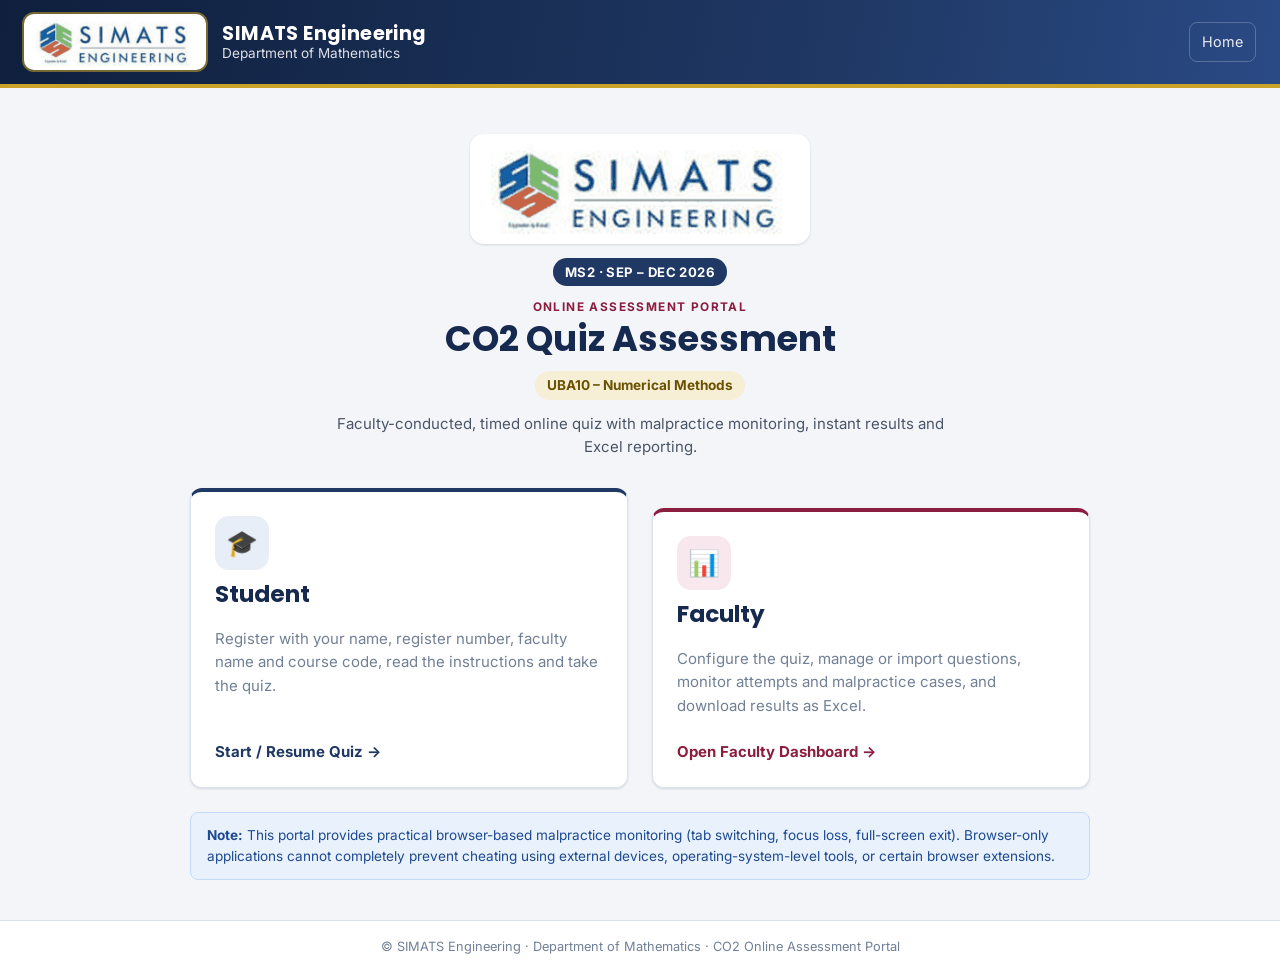
<file: index.html>
<!DOCTYPE html>
<html lang="en">

<head>
  <meta charset="UTF-8">
  <meta name="viewport" content="width=device-width, initial-scale=1">
  <title>Home · CO2 Quiz Portal · SIMATS Engineering</title>
  <link rel="preconnect" href="https://fonts.googleapis.com">
  <link rel="stylesheet"
    href="https://fonts.googleapis.com/css2?family=Inter:wght@400;500;600;700;800&family=Poppins:wght@600;700;800&display=swap">
  <link rel="stylesheet" href="css/style.css">
</head>

<body>
  <header class="portal-header">
    <div class="inner">
      <div class="brand-logo">
        <img class="inst-logo" src="img/simats-logo.png" alt="SIMATS Engineering"
          onload="this.parentNode.classList.add('has-logo')" onerror="this.remove()">
        <div class="emblem" aria-hidden="true">
          <svg viewBox="0 0 32 32">
            <path fill="#1f3864" d="M16 4 1 11l15 7 12-5.6V20h2v-8.6L31 11z" />
            <path fill="#8b1e3f" d="M7 15.2V21c0 2.5 4 4.5 9 4.5s9-2 9-4.5v-5.8l-9 4.2z" />
            <circle cx="29" cy="22" r="1.6" fill="#c9a227" />
          </svg>
        </div>
      </div>
      <div class="brand-text">
        <div class="inst" data-config="institution">SIMATS Engineering</div>
        <div class="dept" data-config="department">Department of Mathematics</div>
      </div>
      <div class="spacer"></div>
      <a class="header-link" href="index.html">Home</a>
    </div>
  </header>
  <main class="page">
    <section class="hero">
      <img class="hero-logo" src="img/simats-logo.png" alt="SIMATS Engineering">
      <div class="session-chip" data-config="sessionLabel">MS2 · SEP - DEC 2026</div>
      <div class="eyebrow" style="margin-top:12px">Online Assessment Portal</div>
      <h1 data-config="quizTitle">CO2 Quiz Assessment</h1>
      <div class="course-chip" data-config="courseName">UBA10 - Numerical Methods</div>
      <p>Faculty-conducted, timed online quiz with malpractice monitoring, instant results and Excel reporting.</p>
    </section>
    <div class="entry-grid">
      <a class="card entry-card" href="student.html">
        <div class="entry-icon">🎓</div>
        <h2>Student</h2>
        <p class="muted">Register with your name, register number, faculty name and course code, read the instructions
          and take the quiz.</p>
        <span class="go">Start / Resume Quiz →</span>
      </a>
      <a class="card entry-card faculty" href="faculty.html">
        <div class="entry-icon">📊</div>
        <h2>Faculty</h2>
        <p class="muted">Configure the quiz, manage or import questions, monitor attempts and malpractice cases, and
          download results as Excel.</p>
        <span class="go">Open Faculty Dashboard →</span>
      </a>
    </div>
    <div class="notice alert alert-info small">
      <b>Note:</b> This portal provides practical browser-based malpractice monitoring (tab switching, focus loss,
      full-screen exit). Browser-only applications cannot completely prevent cheating using external devices,
      operating-system-level tools, or certain browser extensions.
    </div>
  </main>
  <footer class="portal-footer">
    © SIMATS Engineering · Department of Mathematics · CO2 Online Assessment Portal
  </footer>
  <script src="js/site-config.js"></script>
  <script src="js/app.js"></script>
  <script src="js/questions.js"></script>
  <script>CO2.data.getConfig().then(CO2.ui.applyBranding);</script>
  <script>
    /* Shown only if the page was opened without its js/css folders (e.g. straight from a zip or WhatsApp) */
    if (!window.CO2) document.body.innerHTML = '<div style="font-family:Arial,sans-serif;max-width:640px;margin:60px auto;padding:24px 28px;border:2px solid #c0392b;border-radius:12px;line-height:1.6"><h2 style="color:#c0392b;margin-top:0">Quiz files not found</h2><p>This page was opened <b>without its supporting files</b>, so the quiz cannot start.</p><ol><li>If you received a <b>zip file</b>: right-click it → <b>Extract All</b>, then open <b>index.html</b> from the extracted <b>quiz-app</b> folder (do not open it from inside the zip).</li><li>If you received a <b>link</b>: open the link in Google Chrome instead of a downloaded file.</li></ol></div>';
  </script>
</body>

</html>
</file>
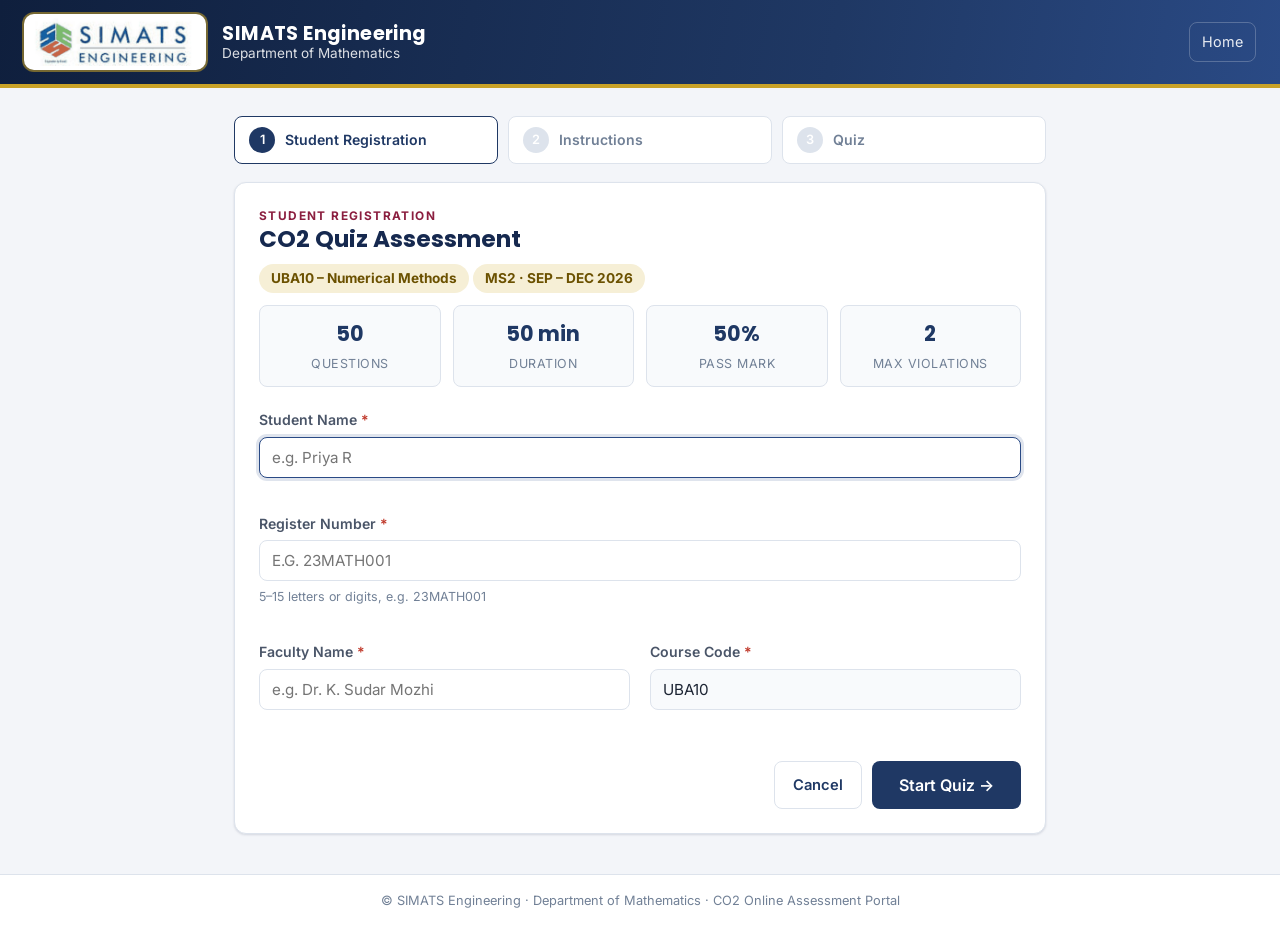
<file: quiz.html>
<!DOCTYPE html>
<html lang="en">
<head>
  <meta charset="UTF-8">
  <meta name="viewport" content="width=device-width, initial-scale=1">
  <title>Quiz · CO2 Quiz Portal · SIMATS Engineering</title>
  <link rel="preconnect" href="https://fonts.googleapis.com">
  <link rel="stylesheet" href="https://fonts.googleapis.com/css2?family=Inter:wght@400;500;600;700;800&family=Poppins:wght@600;700;800&display=swap">
  <link rel="stylesheet" href="css/style.css">
</head>
<body>
  <header class="portal-header">
    <div class="inner">
      <div class="brand-logo">
        <img class="inst-logo" src="img/simats-logo.png" alt="SIMATS Engineering" onload="this.parentNode.classList.add('has-logo')" onerror="this.remove()">
        <div class="emblem" aria-hidden="true">
        <svg viewBox="0 0 32 32"><path fill="#1f3864" d="M16 4 1 11l15 7 12-5.6V20h2v-8.6L31 11z"/><path fill="#8b1e3f" d="M7 15.2V21c0 2.5 4 4.5 9 4.5s9-2 9-4.5v-5.8l-9 4.2z"/><circle cx="29" cy="22" r="1.6" fill="#c9a227"/></svg></div>
      </div>
      <div class="brand-text">
        <div class="inst" data-config="institution">SIMATS Engineering</div>
        <div class="dept" data-config="department">Department of Mathematics</div>
      </div>
      <div class="spacer"></div>
      <span class="small" style="opacity:.85">Secure Assessment Mode</span>
    </div>
  </header>
  <div id="storageError" class="storage-error" hidden></div>
  <section class="exam-bar">
    <div class="inner">
      <div>
        <h1 class="exam-title"><span id="examTitle">CO2 QUIZ ASSESSMENT</span> <small class="exam-course" data-config="courseName">UBA10 – Numerical Methods</small> <small class="exam-course" data-config="sessionLabel">MS2 · SEP – DEC 2026</small></h1>
        <div class="exam-info">
          <span>Student Name: <b id="infoName">–</b></span>
          <span>Register Number: <b id="infoReg">–</b></span>
          <span>Faculty: <b id="infoFaculty">–</b></span>
          <span>Course Code: <b id="infoCourse">–</b></span>
        </div>
      </div>
      <div id="violationPill" class="violation-pill" title="Leaving the quiz screen is recorded as a violation">
        Malpractice Violations: <span id="violationCount">0 / 2</span>
      </div>
      <div id="timerBox" class="timer-box" role="timer" aria-live="off">
        <div class="lbl">Time Remaining</div>
        <div class="t" id="timer">30:00</div>
      </div>
    </div>
    <div class="progress-wrap">
      <div class="progress" aria-hidden="true"><div id="progressBar" class="progress-bar"></div></div>
      <span id="progressText">0 answered</span>
    </div>
  </section>

  <main class="page" id="quizApp">
    <div class="exam-wrap">
      <div id="examLayout" class="exam-layout">
        <article class="card question-card">
          <div id="questionCard"><p class="muted">Loading questions…</p></div>
          <div class="q-actions">
            <button type="button" id="btnClear" class="btn btn-secondary">Clear Response</button>
            <div class="grp">
              <button type="button" id="btnPrev" class="btn btn-secondary">← Previous</button>
              <button type="button" id="btnNext" class="btn btn-primary">Next →</button>
              <button type="button" id="btnSubmit2" class="btn btn-success" hidden>Submit Quiz</button>
            </div>
          </div>
          <div id="navHint" class="nav-hint" hidden>Backward navigation is disabled for this quiz.</div>
        </article>
        <aside class="card side-panel">
          <h4>Question Navigation</h4>
          <div id="palette" class="palette"></div>
          <div class="legend">
            <div><i class="lg-ans"></i>Answered <b id="cntAnswered">0</b></div>
            <div><i class="lg-not"></i>Not answered <b id="cntNotAnswered">0</b></div>
            <div><i class="lg-nv"></i>Not visited <b id="cntNotVisited">0</b></div>
          </div>
          <button type="button" id="btnSubmit" class="btn btn-success btn-lg">Submit Quiz</button>
          <p class="small muted mt-2">Keyboard: A–D to choose, ← → to move.</p>
        </aside>
      </div>
      <div id="gate" class="gate" hidden></div>
    </div>
  </main>
  <footer class="portal-footer">
    © SIMATS Engineering · Department of Mathematics · CO2 Online Assessment Portal
  </footer>
  <script src="js/site-config.js"></script>
  <script src="js/app.js"></script>
  <script src="js/questions.js"></script>
  <script src="js/malpractice.js"></script>
  <script src="js/results.js"></script>
  <script src="js/quiz.js"></script>
  <script>
    /* Shown only if the page was opened without its js/css folders (e.g. straight from a zip or WhatsApp) */
    if (!window.CO2) document.body.innerHTML = '<div style="font-family:Arial,sans-serif;max-width:640px;margin:60px auto;padding:24px 28px;border:2px solid #c0392b;border-radius:12px;line-height:1.6"><h2 style="color:#c0392b;margin-top:0">Quiz files not found</h2><p>This page was opened <b>without its supporting files</b>, so the quiz cannot start.</p><ol><li>If you received a <b>zip file</b>: right-click it → <b>Extract All</b>, then open <b>index.html</b> from the extracted <b>quiz-app</b> folder (do not open it from inside the zip).</li><li>If you received a <b>link</b>: open the link in Google Chrome instead of a downloaded file.</li></ol></div>';
  </script>
</body>
</html>
</file>
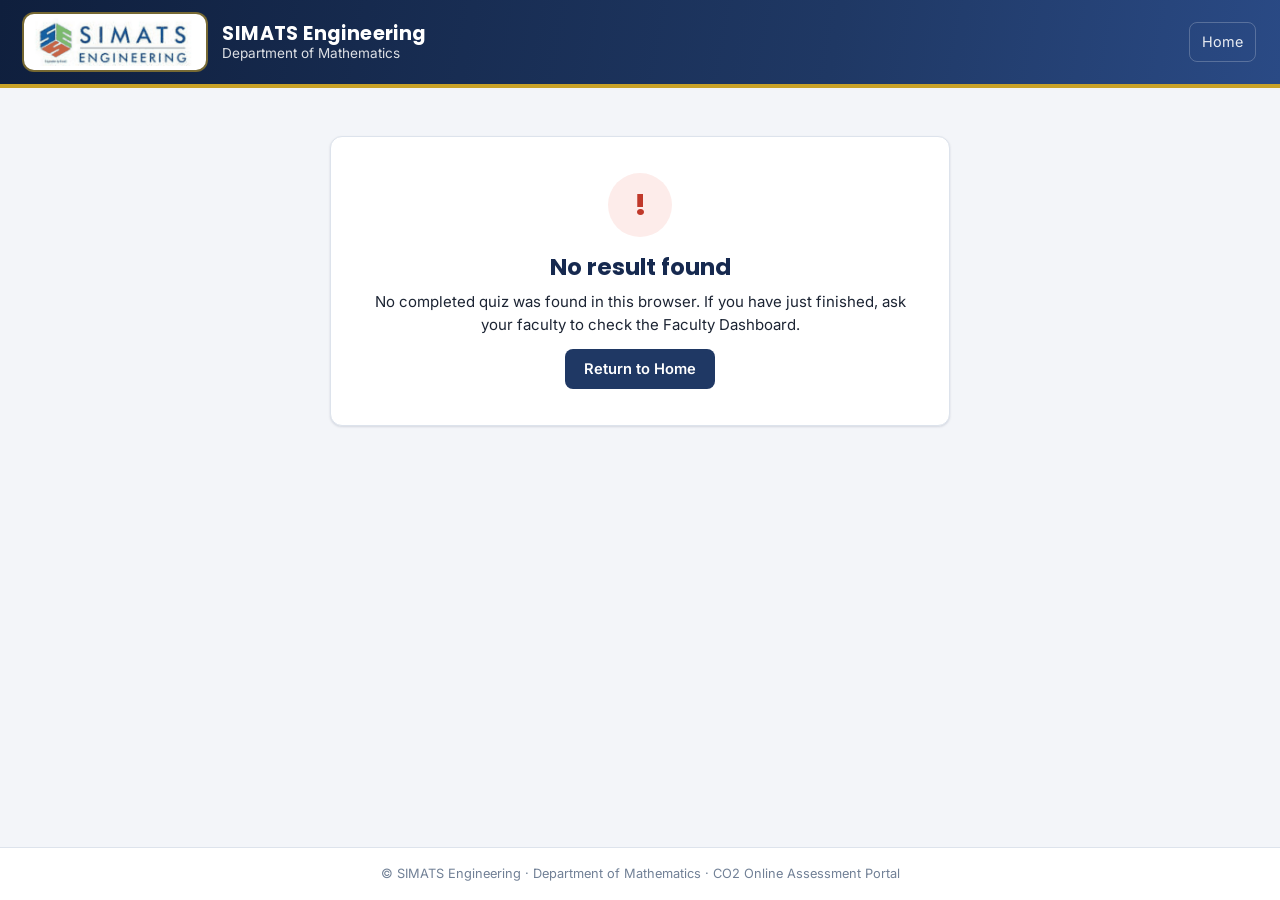
<file: result.html>
<!DOCTYPE html>
<html lang="en">
<head>
  <meta charset="UTF-8">
  <meta name="viewport" content="width=device-width, initial-scale=1">
  <title>Result · CO2 Quiz Portal · SIMATS Engineering</title>
  <link rel="preconnect" href="https://fonts.googleapis.com">
  <link rel="stylesheet" href="https://fonts.googleapis.com/css2?family=Inter:wght@400;500;600;700;800&family=Poppins:wght@600;700;800&display=swap">
  <link rel="stylesheet" href="css/style.css">
</head>
<body>
  <header class="portal-header">
    <div class="inner">
      <div class="brand-logo">
        <img class="inst-logo" src="img/simats-logo.png" alt="SIMATS Engineering" onload="this.parentNode.classList.add('has-logo')" onerror="this.remove()">
        <div class="emblem" aria-hidden="true">
        <svg viewBox="0 0 32 32"><path fill="#1f3864" d="M16 4 1 11l15 7 12-5.6V20h2v-8.6L31 11z"/><path fill="#8b1e3f" d="M7 15.2V21c0 2.5 4 4.5 9 4.5s9-2 9-4.5v-5.8l-9 4.2z"/><circle cx="29" cy="22" r="1.6" fill="#c9a227"/></svg></div>
      </div>
      <div class="brand-text">
        <div class="inst" data-config="institution">SIMATS Engineering</div>
        <div class="dept" data-config="department">Department of Mathematics</div>
      </div>
      <div class="spacer"></div>
      <a class="header-link" href="index.html">Home</a>
    </div>
  </header>
  <main class="page narrow" id="resultApp">
    <p class="muted">Loading result…</p>
  </main>
  <footer class="portal-footer">
    © SIMATS Engineering · Department of Mathematics · CO2 Online Assessment Portal
  </footer>
  <script src="js/site-config.js"></script>
  <script src="js/app.js"></script>
  <script src="js/questions.js"></script>
  <script src="js/malpractice.js"></script>
  <script src="js/results.js"></script>

  <script>
    /* Shown only if the page was opened without its js/css folders (e.g. straight from a zip or WhatsApp) */
    if (!window.CO2) document.body.innerHTML = '<div style="font-family:Arial,sans-serif;max-width:640px;margin:60px auto;padding:24px 28px;border:2px solid #c0392b;border-radius:12px;line-height:1.6"><h2 style="color:#c0392b;margin-top:0">Quiz files not found</h2><p>This page was opened <b>without its supporting files</b>, so the quiz cannot start.</p><ol><li>If you received a <b>zip file</b>: right-click it → <b>Extract All</b>, then open <b>index.html</b> from the extracted <b>quiz-app</b> folder (do not open it from inside the zip).</li><li>If you received a <b>link</b>: open the link in Google Chrome instead of a downloaded file.</li></ol></div>';
  </script>
</body>
</html>
</file>
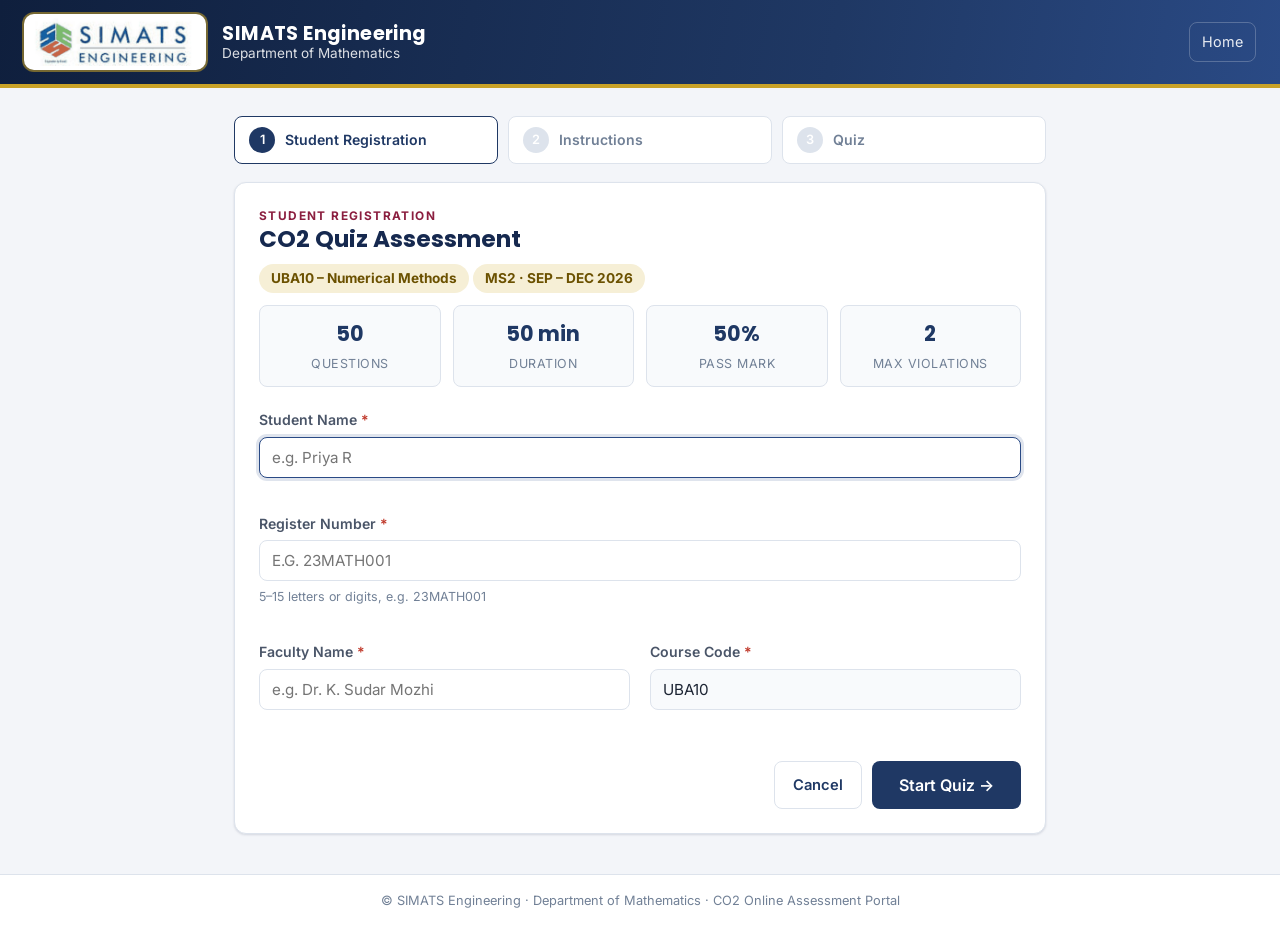
<file: student.html>
<!DOCTYPE html>
<html lang="en">
<head>
  <meta charset="UTF-8">
  <meta name="viewport" content="width=device-width, initial-scale=1">
  <title>Student Registration · CO2 Quiz Portal · SIMATS Engineering</title>
  <link rel="preconnect" href="https://fonts.googleapis.com">
  <link rel="stylesheet" href="https://fonts.googleapis.com/css2?family=Inter:wght@400;500;600;700;800&family=Poppins:wght@600;700;800&display=swap">
  <link rel="stylesheet" href="css/style.css">
</head>
<body>
  <header class="portal-header">
    <div class="inner">
      <div class="brand-logo">
        <img class="inst-logo" src="img/simats-logo.png" alt="SIMATS Engineering" onload="this.parentNode.classList.add('has-logo')" onerror="this.remove()">
        <div class="emblem" aria-hidden="true">
        <svg viewBox="0 0 32 32"><path fill="#1f3864" d="M16 4 1 11l15 7 12-5.6V20h2v-8.6L31 11z"/><path fill="#8b1e3f" d="M7 15.2V21c0 2.5 4 4.5 9 4.5s9-2 9-4.5v-5.8l-9 4.2z"/><circle cx="29" cy="22" r="1.6" fill="#c9a227"/></svg></div>
      </div>
      <div class="brand-text">
        <div class="inst" data-config="institution">SIMATS Engineering</div>
        <div class="dept" data-config="department">Department of Mathematics</div>
      </div>
      <div class="spacer"></div>
      <a class="header-link" href="index.html">Home</a>
    </div>
  </header>
  <main class="page narrow">
    <!-- STEP 1: REGISTRATION -->
    <section id="regStep">
      <div class="steps"><div class="step active"><span class="n">1</span>Student Registration</div><div class="step"><span class="n">2</span>Instructions</div><div class="step"><span class="n">3</span>Quiz</div></div>
      <div class="card">
        <div class="eyebrow">Student Registration</div>
        <h2 data-config="quizTitle">CO2 Quiz Assessment</h2>
        <div class="course-chip" data-config="courseName">UBA10 – Numerical Methods</div> <div class="course-chip" data-config="sessionLabel">MS2 · SEP – DEC 2026</div>
        <div class="facts">
          <div class="fact"><b id="factQuestions">–</b><span>Questions</span></div>
          <div class="fact"><b id="factDuration">–</b><span>Duration</span></div>
          <div class="fact"><b id="factPass">–</b><span>Pass mark</span></div>
          <div class="fact"><b id="factViolations">–</b><span>Max violations</span></div>
        </div>
        <form id="regForm" class="form-grid" novalidate autocomplete="off">
          <label class="span-2"><span>Student Name <span class="req">*</span></span>
            <input id="studentName" class="form-control" maxlength="80" placeholder="e.g. Priya R" autofocus>
            <span id="studentNameErr" class="field-error"></span>
          </label>
          <label class="span-2"><span>Register Number <span class="req">*</span></span>
            <input id="regNo" class="form-control" maxlength="20" placeholder="e.g. 23MATH001" style="text-transform:uppercase">
            <span id="regNoHint" class="field-hint"></span>
            <span id="regNoErr" class="field-error"></span>
          </label>
          <label><span>Faculty Name <span class="req">*</span></span>
            <input id="facultyName" class="form-control" maxlength="80" placeholder="e.g. Dr. K. Sudar Mozhi">
            <span id="facultyNameErr" class="field-error"></span>
          </label>
          <label><span>Course Code <span class="req">*</span></span>
            <input id="courseCode" class="form-control" maxlength="20" placeholder="e.g. MAT101" style="text-transform:uppercase">
            <span id="courseCodeErr" class="field-error"></span>
          </label>
          <div class="span-2 btn-row end">
            <a class="btn btn-secondary" href="index.html">Cancel</a>
            <button type="submit" class="btn btn-primary btn-lg">Start Quiz →</button>
          </div>
        </form>
      </div>
    </section>

    <!-- STEP 2: INSTRUCTIONS -->
    <section id="instStep" hidden>
      <div class="steps"><div class="step done"><span class="n">✓</span>Student Registration</div><div class="step active"><span class="n">2</span>Instructions</div><div class="step"><span class="n">3</span>Quiz</div></div>
      <div class="card instructions">
        <div class="confirm-box">
          <div><span>Student</span><b id="confirmName"></b></div>
          <div><span>Register No.</span><b id="confirmReg"></b></div>
          <div><span>Faculty</span><b id="confirmFaculty"></b></div>
          <div><span>Course Code</span><b id="confirmCourse"></b></div>
        </div>
        <h2>Quiz Instructions</h2>
        <p class="muted">The quiz has <b id="instQuestions">–</b> multiple-choice questions and must be completed in <b id="instDuration">–</b> minutes. It is submitted automatically when the time is over.</p>
        <ol>
          <li>Do not open another browser tab.</li>
          <li>Do not switch to another application or window.</li>
          <li>Do not minimize the browser.</li>
          <li>Do not use browser extensions or external assistance.</li>
          <li>Do not use search engines or other websites.</li>
          <li>Do not use AI tools or other external resources.</li>
          <li>Stay on the quiz screen until submission.</li>
          <li id="instFullscreen" hidden>The quiz runs in <b>full-screen mode</b>. Leaving full-screen mode is recorded as a violation.</li>
          <li>Copy, paste, right-click and developer-tool shortcuts are disabled.</li>
          <li id="instNoBack" hidden>You <b>cannot return</b> to a previous question once you move forward.</li>
          <li>If the page is refreshed accidentally, your answers and timer are restored. Leaving the page for a long time is recorded as a violation.</li>
          <li class="key">Any suspicious screen/tab switching will be recorded as a malpractice violation.</li>
          <li class="key">Maximum <span id="instViolations">2</span> violations are allowed.</li>
          <li class="key">On the <span id="instTerminate">3rd</span> violation, the quiz will automatically terminate and the result will be marked as MALPRACTICE.</li>
        </ol>
        <div class="ext-warning" role="alert">
          <span aria-hidden="true">⚠</span>
          <span>Do not use browser extensions, AI assistants, search tools, or any external resources during the assessment.</span>
        </div>
        <div class="agree-box">
          <label class="check"><input type="checkbox" id="agree"> I have read and understood the instructions.</label>
        </div>
        <div class="btn-row end">
          <button type="button" id="btnBack" class="btn btn-secondary">← Edit Details</button>
          <button type="button" id="btnBegin" class="btn btn-primary btn-lg" disabled>I Agree — Begin Quiz</button>
        </div>
      </div>
    </section>

    <section id="blockStep" hidden></section>
  </main>
  <footer class="portal-footer">
    © SIMATS Engineering · Department of Mathematics · CO2 Online Assessment Portal
  </footer>
  <script src="js/site-config.js"></script>
  <script src="js/app.js"></script>
  <script src="js/questions.js"></script>
  <script src="js/malpractice.js"></script>
  <script src="js/results.js"></script>
  <script src="js/student.js"></script>
  <script>
    /* Shown only if the page was opened without its js/css folders (e.g. straight from a zip or WhatsApp) */
    if (!window.CO2) document.body.innerHTML = '<div style="font-family:Arial,sans-serif;max-width:640px;margin:60px auto;padding:24px 28px;border:2px solid #c0392b;border-radius:12px;line-height:1.6"><h2 style="color:#c0392b;margin-top:0">Quiz files not found</h2><p>This page was opened <b>without its supporting files</b>, so the quiz cannot start.</p><ol><li>If you received a <b>zip file</b>: right-click it → <b>Extract All</b>, then open <b>index.html</b> from the extracted <b>quiz-app</b> folder (do not open it from inside the zip).</li><li>If you received a <b>link</b>: open the link in Google Chrome instead of a downloaded file.</li></ol></div>';
  </script>
</body>
</html>
</file>
<file: css/style.css>
/* =============================================================================
 * CO2 Quiz Assessment Portal — style.css
 * SIMATS Engineering · Department of Mathematics
 * Pure CSS (no framework) — responsive, desktop-first, print-friendly
 * ========================================================================== */

/* ---------- Design tokens ---------- */
:root {
  --navy-900: #0f1f3d;
  --navy-800: #16294f;
  --navy-700: #1f3864;
  --navy-600: #2a4a85;
  --navy-100: #e8eef8;
  --maroon: #8b1e3f;
  --maroon-600: #a32a4f;
  --gold: #c9a227;
  --gold-soft: #f6efd6;

  --bg: #f3f5f9;
  --surface: #ffffff;
  --surface-2: #f8fafc;
  --border: #dde3ec;
  --text: #1c2433;
  --text-2: #4a5568;
  --muted: #718096;

  --success: #1e7b34;
  --success-bg: #e6f4ea;
  --danger: #c0392b;
  --danger-bg: #fdecea;
  --warning: #b7791f;
  --warning-bg: #fff6e0;
  --info: #2a6fdb;
  --info-bg: #e9f1fd;

  --radius: 12px;
  --radius-sm: 8px;
  --shadow-sm: 0 1px 2px rgba(15, 31, 61, .06), 0 1px 3px rgba(15, 31, 61, .08);
  --shadow: 0 4px 16px rgba(15, 31, 61, .08);
  --shadow-lg: 0 18px 50px rgba(15, 31, 61, .25);
  --font: 'Inter', 'Segoe UI', system-ui, -apple-system, Roboto, 'Helvetica Neue', Arial, sans-serif;
  --font-head: 'Poppins', 'Inter', 'Segoe UI', system-ui, sans-serif;
}

*, *::before, *::after { box-sizing: border-box; }
html { -webkit-text-size-adjust: 100%; }
body {
  margin: 0;
  font-family: var(--font);
  font-size: 15px;
  line-height: 1.55;
  color: var(--text);
  background: var(--bg);
  min-height: 100vh;
  display: flex;
  flex-direction: column;
}
h1, h2, h3, h4 { font-family: var(--font-head); color: var(--navy-800); margin: 0 0 .5rem; line-height: 1.25; }
h1 { font-size: 1.9rem; } h2 { font-size: 1.45rem; } h3 { font-size: 1.15rem; } h4 { font-size: 1rem; }
p { margin: 0 0 .8rem; }
a { color: var(--navy-600); }
code { background: var(--navy-100); padding: .1em .35em; border-radius: 4px; font-size: .9em; }
[hidden] { display: none !important; }
.muted { color: var(--muted); } .small { font-size: .85rem; } .center { text-align: center; justify-content: center; }
.text-success { color: var(--success); } .text-danger { color: var(--danger); }
.mt-2 { margin-top: .75rem; } .mt-3 { margin-top: 1.25rem; }
.no-select { -webkit-user-select: none; user-select: none; }
.no-select input, .no-select textarea { -webkit-user-select: text; user-select: text; }

/* ---------- Portal header ---------- */
.portal-header {
  background: linear-gradient(100deg, var(--navy-900) 0%, var(--navy-700) 65%, var(--navy-600) 100%);
  color: #fff;
  border-bottom: 4px solid var(--gold);
}
.portal-header .inner {
  max-width: 1280px; margin: 0 auto; padding: 14px 24px;
  display: flex; align-items: center; gap: 16px;
}
.emblem {
  width: 50px; height: 50px; flex: none; border-radius: 50%;
  background: #fff; display: grid; place-items: center;
  box-shadow: 0 0 0 3px rgba(201, 162, 39, .55);
}
.emblem svg { width: 30px; height: 30px; }
.brand-logo { display: flex; align-items: center; flex: none; }
.brand-logo .inst-logo { display: none; height: 56px; width: auto; max-width: 240px; object-fit: contain; background: #fff; padding: 4px 10px; border-radius: 10px; box-shadow: 0 0 0 2px rgba(201, 162, 39, .55); }
.brand-logo.has-logo .inst-logo { display: block; }
.brand-logo.has-logo .emblem { display: none; }
.course-chip { display: inline-block; margin: 2px 0 12px; padding: 4px 12px; border-radius: 999px; background: var(--gold-soft); color: #6b5100; font-weight: 700; font-size: .85rem; }
.exam-course { font-family: var(--font); font-size: .8rem; font-weight: 600; letter-spacing: 0; color: var(--maroon); margin-left: 6px; }
.brand-text { line-height: 1.2; }
.brand-text .inst { font-family: var(--font-head); font-weight: 700; font-size: 1.2rem; letter-spacing: .4px; }
.brand-text .dept { font-size: .85rem; opacity: .85; }
.portal-header .spacer { flex: 1; }
.portal-header .header-link { color: #fff; text-decoration: none; font-size: .9rem; opacity: .9; padding: 8px 12px; border-radius: 8px; border: 1px solid rgba(255,255,255,.25); background: transparent; cursor: pointer; font-family: inherit; }
.portal-header .header-link:hover { background: rgba(255, 255, 255, .1); opacity: 1; }

main.page { flex: 1; width: 100%; max-width: 1280px; margin: 0 auto; padding: 28px 24px 40px; }
main.page.narrow { max-width: 860px; }
.portal-footer { text-align: center; font-size: .8rem; color: var(--muted); padding: 16px; border-top: 1px solid var(--border); background: var(--surface); }

/* ---------- Cards ---------- */
.card { background: var(--surface); border: 1px solid var(--border); border-radius: var(--radius); box-shadow: var(--shadow-sm); padding: 24px; }
.card + .card { margin-top: 20px; }
.card-title { display: flex; align-items: center; gap: 10px; margin-bottom: 14px; }
.card-head { display: flex; align-items: center; justify-content: space-between; gap: 12px; flex-wrap: wrap; margin-bottom: 16px; }
.card-head h3 { margin: 0; }
.eyebrow { text-transform: uppercase; letter-spacing: 1.4px; font-size: .74rem; font-weight: 700; color: var(--maroon); }

/* ---------- Buttons ---------- */
.btn {
  display: inline-flex; align-items: center; justify-content: center; gap: 8px;
  font: 600 .92rem var(--font); padding: 10px 18px; border-radius: var(--radius-sm);
  border: 1px solid transparent; cursor: pointer; text-decoration: none; white-space: nowrap;
  transition: background .15s, box-shadow .15s, transform .05s, border-color .15s;
  color: var(--text); background: var(--surface);
}
.btn:active:not(:disabled) { transform: translateY(1px); }
.btn:focus-visible { outline: 3px solid rgba(42, 74, 133, .35); outline-offset: 2px; }
.btn:disabled { opacity: .5; cursor: not-allowed; }
.btn-primary { background: var(--navy-700); color: #fff; }
.btn-primary:hover:not(:disabled) { background: var(--navy-800); }
.btn-secondary { background: var(--surface); border-color: var(--border); color: var(--navy-700); }
.btn-secondary:hover:not(:disabled) { background: var(--navy-100); }
.btn-success { background: var(--success); color: #fff; }
.btn-success:hover:not(:disabled) { background: #186629; }
.btn-danger { background: var(--danger); color: #fff; }
.btn-danger:hover:not(:disabled) { background: #a5301f; }
.btn-maroon { background: var(--maroon); color: #fff; }
.btn-maroon:hover:not(:disabled) { background: var(--maroon-600); }
.btn-ghost-danger { background: transparent; color: var(--danger); border-color: #f2c4bf; }
.btn-ghost-danger:hover:not(:disabled) { background: var(--danger-bg); }
.btn-lg { padding: 13px 26px; font-size: 1rem; }
.btn-sm { padding: 5px 10px; font-size: .8rem; }
.btn-icon { padding: 5px 9px; background: var(--surface-2); border-color: var(--border); }
.btn-row { display: flex; gap: 10px; flex-wrap: wrap; margin-top: 16px; }
.btn-row.end { justify-content: flex-end; }

/* ---------- Forms ---------- */
.form-grid { display: grid; grid-template-columns: repeat(2, minmax(0, 1fr)); gap: 16px 20px; }
.form-grid .span-2 { grid-column: span 2; }
label { display: flex; flex-direction: column; gap: 6px; font-weight: 600; font-size: .88rem; color: var(--text-2); }
label .req { color: var(--danger); }
.form-control {
  font: 400 .95rem var(--font); color: var(--text); width: 100%;
  padding: 10px 12px; border: 1px solid var(--border); border-radius: var(--radius-sm); background: #fff;
  transition: border-color .15s, box-shadow .15s;
}
.form-control:focus { outline: none; border-color: var(--navy-600); box-shadow: 0 0 0 3px rgba(42, 74, 133, .15); }
.form-control.is-invalid { border-color: var(--danger); box-shadow: 0 0 0 3px rgba(192, 57, 43, .12); }
.form-control[readonly] { background: var(--surface-2); }
.field-error { color: var(--danger); font-size: .8rem; font-weight: 500; min-height: 1em; }
.field-hint { color: var(--muted); font-size: .78rem; font-weight: 400; }
.check { flex-direction: row; align-items: flex-start; gap: 10px; font-weight: 500; cursor: pointer; }
.check input { width: 18px; height: 18px; margin-top: 2px; accent-color: var(--navy-700); flex: none; }
.switch-row { display: flex; align-items: center; justify-content: space-between; gap: 12px; padding: 10px 0; border-bottom: 1px dashed var(--border); font-weight: 500; flex-direction: row; }
.switch-row small { display: block; color: var(--muted); font-weight: 400; }
.switch-row input { width: 20px; height: 20px; accent-color: var(--navy-700); flex: none; }

/* ---------- Badges & alerts ---------- */
.badge { display: inline-block; padding: 3px 9px; border-radius: 999px; font-size: .74rem; font-weight: 700; letter-spacing: .3px; }
.badge-success { background: var(--success-bg); color: var(--success); }
.badge-danger { background: var(--danger-bg); color: var(--danger); }
.badge-warning { background: var(--warning-bg); color: var(--warning); }
.badge-primary { background: var(--navy-100); color: var(--navy-700); }
.badge-dark { background: var(--navy-900); color: #fff; }
.alert { padding: 12px 16px; border-radius: var(--radius-sm); border: 1px solid; margin-bottom: 14px; }
.alert-warning { background: var(--warning-bg); border-color: #f3dca5; color: #6b4a10; }
.alert-danger { background: var(--danger-bg); border-color: #f2c4bf; color: #7d1f15; }
.alert-info { background: var(--info-bg); border-color: #c5dafa; color: #1d4a91; }
.alert ul { margin: .4rem 0 0; padding-left: 1.2rem; }

/* ---------- Landing ---------- */
.hero { text-align: center; padding: 18px 0 30px; }
.hero h1 { font-size: 2.2rem; }
.hero p { color: var(--text-2); max-width: 640px; margin: 0 auto; }
.entry-grid { display: grid; grid-template-columns: repeat(2, minmax(0, 1fr)); gap: 24px; max-width: 900px; margin: 0 auto; }
.entry-card { text-decoration: none; color: inherit; display: flex; flex-direction: column; gap: 10px; transition: transform .15s, box-shadow .15s; border-top: 4px solid var(--navy-700); }
.entry-card.faculty { border-top-color: var(--maroon); }
.entry-card:hover { transform: translateY(-3px); box-shadow: var(--shadow); }
.entry-icon { width: 54px; height: 54px; border-radius: 14px; background: var(--navy-100); display: grid; place-items: center; font-size: 1.6rem; }
.entry-card.faculty .entry-icon { background: #f8e8ee; }
.entry-card .go { margin-top: auto; font-weight: 700; color: var(--navy-700); }
.entry-card.faculty .go { color: var(--maroon); }
.notice { max-width: 900px; margin: 24px auto 0; }

/* ---------- Quiz facts strip ---------- */
.facts { display: grid; grid-template-columns: repeat(4, minmax(0, 1fr)); gap: 12px; margin: 0 0 22px; }
.fact { background: var(--surface-2); border: 1px solid var(--border); border-radius: var(--radius-sm); padding: 12px; text-align: center; }
.fact b { display: block; font-size: 1.3rem; color: var(--navy-700); font-family: var(--font-head); }
.fact span { font-size: .78rem; color: var(--muted); text-transform: uppercase; letter-spacing: .5px; }

/* ---------- Steps ---------- */
.steps { display: flex; gap: 10px; margin-bottom: 18px; }
.step { flex: 1; display: flex; align-items: center; gap: 10px; padding: 10px 14px; border-radius: var(--radius-sm); background: var(--surface); border: 1px solid var(--border); color: var(--muted); font-weight: 600; font-size: .88rem; }
.step .n { width: 26px; height: 26px; border-radius: 50%; display: grid; place-items: center; background: var(--border); color: #fff; font-size: .8rem; }
.step.active { border-color: var(--navy-700); color: var(--navy-700); }
.step.active .n { background: var(--navy-700); }
.step.done .n { background: var(--success); }

/* ---------- Instructions ---------- */
.instructions ol { padding-left: 1.3rem; margin: 0 0 1rem; }
.instructions li { margin: .35rem 0; }
.instructions li.key { font-weight: 600; color: var(--maroon); }
.ext-warning { display: flex; gap: 12px; align-items: flex-start; background: var(--danger-bg); border: 1px solid #f2c4bf; border-left: 5px solid var(--danger); border-radius: var(--radius-sm); padding: 14px 16px; margin: 14px 0; color: #7d1f15; font-weight: 600; }
.confirm-box { display: grid; grid-template-columns: repeat(4, minmax(0, 1fr)); gap: 10px; background: var(--navy-100); border-radius: var(--radius-sm); padding: 12px 16px; margin-bottom: 16px; }
.confirm-box div span { display: block; font-size: .72rem; color: var(--muted); text-transform: uppercase; letter-spacing: .5px; }
.confirm-box div b { color: var(--navy-800); word-break: break-word; }
.agree-box { border: 2px solid var(--navy-700); background: #fbfcff; border-radius: var(--radius-sm); padding: 14px; }

/* ---------- State cards (errors, blocks) ---------- */
.state-card { text-align: center; max-width: 620px; margin: 20px auto; padding: 36px 28px; }
.state-icon { width: 64px; height: 64px; border-radius: 50%; display: grid; place-items: center; margin: 0 auto 16px; font: 800 1.8rem var(--font-head); }
.state-icon.danger { background: var(--danger-bg); color: var(--danger); }
.state-icon.warning { background: var(--warning-bg); color: var(--warning); }
.state-icon.primary { background: var(--navy-100); color: var(--navy-700); }
.state-icon.big { width: 72px; height: 72px; margin: 0; background: rgba(255,255,255,.18); color: #fff; }

/* ---------- Exam bar (quiz header) ---------- */
.exam-bar { background: var(--surface); border-bottom: 1px solid var(--border); box-shadow: var(--shadow-sm); position: sticky; top: 0; z-index: 20; }
.exam-bar .inner { max-width: 1280px; margin: 0 auto; padding: 12px 24px; display: grid; grid-template-columns: 1fr auto auto; gap: 18px; align-items: center; }
.exam-title { font-family: var(--font-head); font-weight: 800; letter-spacing: 1px; color: var(--navy-800); font-size: 1.15rem; margin: 0 0 4px; }
.exam-info { display: flex; flex-wrap: wrap; gap: 4px 22px; font-size: .85rem; color: var(--text-2); }
.exam-info b { color: var(--text); }
.timer-box { text-align: center; padding: 8px 18px; border-radius: var(--radius-sm); background: var(--navy-100); border: 1px solid #cfdaee; min-width: 150px; }
.timer-box .lbl { font-size: .7rem; text-transform: uppercase; letter-spacing: 1px; color: var(--text-2); font-weight: 700; }
.timer-box .t { font: 800 1.7rem/1.1 'Consolas', 'Courier New', monospace; color: var(--navy-800); font-variant-numeric: tabular-nums; }
.timer-box.warn { background: var(--warning-bg); border-color: #f3dca5; }
.timer-box.warn .t { color: var(--warning); }
.timer-box.critical { background: var(--danger-bg); border-color: #f2c4bf; animation: pulse 1s infinite; }
.timer-box.critical .t { color: var(--danger); }
@keyframes pulse { 50% { box-shadow: 0 0 0 6px rgba(192, 57, 43, .12); } }
.violation-pill { padding: 8px 14px; border-radius: 999px; font-weight: 700; font-size: .85rem; background: var(--success-bg); color: var(--success); border: 1px solid #bfe3c9; white-space: nowrap; }
.violation-pill.level-1 { background: var(--warning-bg); color: var(--warning); border-color: #f3dca5; }
.violation-pill.level-2 { background: var(--danger-bg); color: var(--danger); border-color: #f2c4bf; }
.progress-wrap { max-width: 1280px; margin: 0 auto; padding: 0 24px 10px; display: flex; align-items: center; gap: 12px; font-size: .8rem; color: var(--muted); }
.progress { flex: 1; height: 8px; background: var(--border); border-radius: 99px; overflow: hidden; }
.progress-bar { height: 100%; width: 0; background: linear-gradient(90deg, var(--navy-600), var(--success)); transition: width .3s; }
.storage-error { background: var(--danger); color: #fff; text-align: center; padding: 8px; font-weight: 600; }

/* ---------- Exam layout ---------- */
.exam-wrap { position: relative; }
.exam-layout { display: grid; grid-template-columns: minmax(0, 1fr) 300px; gap: 22px; align-items: start; transition: filter .2s; }
.exam-layout.blurred { filter: blur(7px); pointer-events: none; user-select: none; }
.exam-layout.locked { opacity: .55; pointer-events: none; }
.question-card { padding: 28px 30px; min-height: 380px; }
.q-head { display: flex; justify-content: space-between; align-items: center; padding-bottom: 14px; margin-bottom: 18px; border-bottom: 1px solid var(--border); }
.q-num { font: 700 1.05rem var(--font-head); color: var(--navy-700); }
.q-num small { color: var(--muted); font-weight: 500; }
.q-marks { background: var(--gold-soft); color: #7a5c00; padding: 4px 12px; border-radius: 99px; font-size: .8rem; font-weight: 700; }
.q-text { font-size: 1.12rem; line-height: 1.65; margin-bottom: 22px; color: var(--text); }
.options { display: grid; gap: 12px; }
.option {
  display: flex; align-items: center; gap: 14px; width: 100%; text-align: left;
  padding: 14px 16px; border: 2px solid var(--border); border-radius: var(--radius-sm);
  background: #fff; cursor: pointer; font: 500 1rem var(--font); color: var(--text);
  transition: border-color .12s, background .12s, box-shadow .12s;
}
.option:hover { border-color: #a9b9d6; background: #fafcff; }
.option:focus-visible { outline: 3px solid rgba(42, 74, 133, .3); outline-offset: 1px; }
.option.selected { border-color: var(--navy-700); background: var(--navy-100); box-shadow: 0 0 0 1px var(--navy-700) inset; }
.opt-letter { width: 34px; height: 34px; border-radius: 50%; flex: none; display: grid; place-items: center; font-weight: 800; background: var(--surface-2); border: 1px solid var(--border); color: var(--navy-700); }
.option.selected .opt-letter { background: var(--navy-700); color: #fff; border-color: var(--navy-700); }
.q-actions { display: flex; justify-content: space-between; gap: 10px; margin-top: 18px; flex-wrap: wrap; }
.q-actions .grp { display: flex; gap: 10px; }
.nav-hint { font-size: .8rem; color: var(--warning); margin-top: 10px; }

.side-panel { position: sticky; top: 150px; }
.side-panel h4 { margin-bottom: 12px; }
.palette { display: grid; grid-template-columns: repeat(5, 1fr); gap: 8px; margin-bottom: 16px; }
.pal { aspect-ratio: 1; border-radius: 8px; border: 1px solid var(--border); font: 700 .9rem var(--font); cursor: pointer; background: #fff; color: var(--text-2); }
.pal.not-visited { background: #fff; color: var(--muted); }
.pal.answered { background: var(--success); border-color: var(--success); color: #fff; }
.pal.not-answered { background: var(--danger-bg); border-color: #f2b5ad; color: var(--danger); }
.pal.current { box-shadow: 0 0 0 3px var(--navy-700); }
.pal:disabled { opacity: .45; cursor: not-allowed; }
.legend { display: grid; gap: 7px; font-size: .82rem; margin-bottom: 16px; }
.legend div { display: flex; align-items: center; gap: 8px; }
.legend i { width: 16px; height: 16px; border-radius: 4px; display: inline-block; border: 1px solid var(--border); }
.legend .lg-ans { background: var(--success); border-color: var(--success); }
.legend .lg-not { background: var(--danger-bg); border-color: #f2b5ad; }
.legend .lg-nv { background: #fff; }
.legend b { margin-left: auto; }
.side-panel .btn { width: 100%; }

/* Start / full-screen gate */
.gate { position: absolute; inset: 0; display: flex; align-items: flex-start; justify-content: center; padding-top: 40px; z-index: 10; }
.gate-card { background: var(--surface); border-radius: var(--radius); box-shadow: var(--shadow-lg); padding: 34px; max-width: 520px; text-align: center; border-top: 5px solid var(--navy-700); }
.gate-facts { list-style: none; padding: 0; margin: 10px 0 16px; display: flex; justify-content: center; gap: 18px; flex-wrap: wrap; }
.gate-facts li { background: var(--navy-100); padding: 6px 12px; border-radius: 99px; font-size: .88rem; }

/* ---------- Modal ---------- */
.modal-backdrop { position: fixed; inset: 0; background: rgba(15, 31, 61, .55); display: flex; align-items: center; justify-content: center; padding: 16px; z-index: 1000; opacity: 0; transition: opacity .18s; }
.modal-backdrop.show { opacity: 1; }
.modal { background: var(--surface); border-radius: var(--radius); box-shadow: var(--shadow-lg); width: 100%; max-width: 560px; max-height: 90vh; display: flex; flex-direction: column; transform: translateY(10px) scale(.98); transition: transform .18s; border-top: 5px solid var(--navy-700); }
.modal-backdrop.show .modal { transform: none; }
.modal-warning { border-top-color: var(--warning); }
.modal-danger { border-top-color: var(--danger); }
.modal-success { border-top-color: var(--success); }
.modal-head { display: flex; align-items: center; gap: 10px; padding: 18px 22px 8px; }
.modal-head h3 { margin: 0; }
.modal-danger .modal-head h3 { color: var(--danger); }
.modal-warning .modal-head h3 { color: var(--warning); }
.modal-body { padding: 6px 22px 10px; overflow: auto; }
.modal-foot { display: flex; justify-content: flex-end; gap: 10px; padding: 14px 22px 18px; border-top: 1px solid var(--border); flex-wrap: wrap; }
.submit-stats { display: grid; grid-template-columns: repeat(3, 1fr); gap: 10px; margin: 12px 0; }
.submit-stats div { background: var(--surface-2); border: 1px solid var(--border); border-radius: var(--radius-sm); padding: 10px; text-align: center; font-size: .78rem; color: var(--muted); text-transform: uppercase; }
.submit-stats div span { display: block; font: 800 1.45rem var(--font-head); color: var(--navy-800); text-transform: none; }
.submit-stats div.warn span { color: var(--danger); }

/* ---------- Toast ---------- */
.toast-wrap { position: fixed; right: 18px; bottom: 18px; display: flex; flex-direction: column; gap: 10px; z-index: 1100; max-width: min(420px, calc(100vw - 36px)); }
.toast { background: var(--navy-800); color: #fff; padding: 12px 16px; border-radius: var(--radius-sm); box-shadow: var(--shadow); font-size: .9rem; font-weight: 500; opacity: 0; transform: translateY(8px); transition: all .25s; border-left: 5px solid var(--info); }
.toast.show { opacity: 1; transform: none; }
.toast-success { border-left-color: #4cc26c; }
.toast-danger { border-left-color: #ff6b5b; }
.toast-warning { border-left-color: var(--gold); }

/* ---------- Result page ---------- */
.result-card { padding: 0; overflow: hidden; }
.result-banner { display: flex; justify-content: space-between; align-items: center; gap: 20px; padding: 24px 28px; color: #fff; background: linear-gradient(100deg, var(--navy-800), var(--navy-600)); }
.result-banner h2 { color: #fff; margin: 0; }
.result-banner .eyebrow { color: var(--gold); }
.result-banner.fail { background: linear-gradient(100deg, #5b2333, var(--maroon)); }
.result-banner.danger { background: linear-gradient(100deg, #7d1f15, var(--danger)); }
.score-ring { --p: 0; width: 96px; height: 96px; border-radius: 50%; display: grid; place-items: center; background: conic-gradient(var(--gold) calc(var(--p) * 1%), rgba(255,255,255,.2) 0); flex: none; }
.score-ring span { width: 76px; height: 76px; border-radius: 50%; background: rgba(15,31,61,.9); display: grid; place-items: center; font: 800 1.05rem var(--font-head); }
.result-grid { display: grid; grid-template-columns: 1fr 1fr; gap: 0 28px; padding: 22px 28px 6px; }
.result-card > .lead, .result-card > table.kv, .result-card > h4, .result-card > .vlog, .result-card > p { margin-left: 28px; margin-right: 28px; }
.result-card > .lead { margin-top: 20px; font-size: 1.05rem; font-weight: 600; color: var(--danger); }
.result-actions { display: flex; gap: 10px; justify-content: center; padding: 18px 28px; }
table.kv { width: 100%; border-collapse: collapse; }
table.kv th, table.kv td { padding: 9px 4px; border-bottom: 1px solid var(--border); text-align: left; font-size: .93rem; }
table.kv th { width: 52%; color: var(--text-2); font-weight: 600; }
.vlog { padding-left: 1.2rem; font-size: .9rem; } .vlog li { margin: 4px 0; }
.review-item { border-left: 4px solid var(--border); padding: 10px 14px; margin: 10px 0; background: var(--surface-2); border-radius: 0 8px 8px 0; }
.review-item.ok { border-left-color: var(--success); } .review-item.bad { border-left-color: var(--danger); } .review-item.skip { border-left-color: var(--warning); }
.review-opts { margin: 6px 0 0; } .review-opts li { margin: 2px 0; }
.review-opts .is-correct { color: var(--success); font-weight: 700; }
.review-opts .is-wrong { color: var(--danger); text-decoration: line-through; }

/* ---------- Faculty dashboard ---------- */
.login-card { max-width: 420px; margin: 40px auto; }
.tabs { display: flex; gap: 6px; border-bottom: 2px solid var(--border); margin-bottom: 22px; flex-wrap: wrap; }
.tab-btn { background: none; border: none; padding: 11px 16px; font: 600 .92rem var(--font); color: var(--text-2); cursor: pointer; border-bottom: 3px solid transparent; margin-bottom: -2px; }
.tab-btn:hover { color: var(--navy-700); }
.tab-btn.active { color: var(--navy-700); border-bottom-color: var(--maroon); }
.stat-grid { display: grid; grid-template-columns: repeat(6, minmax(0, 1fr)); gap: 14px; margin-bottom: 22px; }
.stat { background: var(--surface); border: 1px solid var(--border); border-radius: var(--radius); padding: 16px; box-shadow: var(--shadow-sm); border-top: 4px solid var(--navy-600); }
.stat .lbl { font-size: .74rem; text-transform: uppercase; letter-spacing: .7px; color: var(--muted); font-weight: 700; }
.stat .val { font: 800 1.9rem/1.2 var(--font-head); color: var(--navy-800); margin-top: 4px; }
.stat .sub { font-size: .75rem; color: var(--muted); min-height: 1em; }
.stat.s-completed { border-top-color: var(--info); }
.stat.s-passed { border-top-color: var(--success); } .stat.s-passed .val { color: var(--success); }
.stat.s-failed { border-top-color: var(--warning); } .stat.s-failed .val { color: var(--warning); }
.stat.s-mal { border-top-color: var(--danger); } .stat.s-mal .val { color: var(--danger); }
.stat.s-avg { border-top-color: var(--gold); }
.filters { display: grid; grid-template-columns: 1.4fr 1.6fr 1fr 1fr 1fr auto; gap: 10px; margin-bottom: 14px; }
.toolbar { display: flex; gap: 10px; flex-wrap: wrap; align-items: center; }
.toolbar .grow { flex: 1; }
.table-wrap { overflow-x: auto; border: 1px solid var(--border); border-radius: var(--radius-sm); }
.table { width: 100%; border-collapse: collapse; font-size: .88rem; }
.table th { background: var(--navy-700); color: #fff; text-align: left; padding: 10px 12px; font-weight: 600; white-space: nowrap; position: sticky; top: 0; }
.table td { padding: 10px 12px; border-bottom: 1px solid var(--border); vertical-align: top; }
.table tbody tr:nth-child(even) { background: var(--surface-2); }
.table tbody tr:hover { background: #eef3fb; }
.table td.num { text-align: center; white-space: nowrap; }
.table td.actions { white-space: nowrap; text-align: right; }
.table td.actions .btn + .btn { margin-left: 4px; }
.table td.empty { text-align: center; color: var(--muted); padding: 30px; }
.table tr.row-danger td { background: #fff5f4; }
.table-sm th, .table-sm td { padding: 6px 8px; font-size: .82rem; }
.vcount { display: inline-block; min-width: 26px; padding: 2px 8px; border-radius: 99px; background: var(--surface-2); font-weight: 700; }
.vcount.has { background: var(--warning-bg); color: var(--warning); }
.q-cell { max-width: 460px; }
.opt-correct { color: var(--success); font-weight: 600; }
.detail-grid { display: grid; grid-template-columns: repeat(2, minmax(0, 1fr)); gap: 8px 18px; margin-bottom: 14px; font-size: .9rem; }
.detail-grid div span { display: block; font-size: .72rem; text-transform: uppercase; color: var(--muted); letter-spacing: .5px; }
.cfg-grid { display: grid; grid-template-columns: 1fr 1fr; gap: 20px; }
.section-label { font: 700 .78rem var(--font); text-transform: uppercase; letter-spacing: 1px; color: var(--maroon); margin: 18px 0 8px; }
details summary { cursor: pointer; font-weight: 600; color: var(--navy-700); }
.modal .detail-grid + h4 { margin-top: 8px; }

/* ---------- Responsive ---------- */
@media (max-width: 1100px) {
  .stat-grid { grid-template-columns: repeat(3, minmax(0, 1fr)); }
  .filters { grid-template-columns: 1fr 1fr; }
}
@media (max-width: 900px) {
  .exam-layout { grid-template-columns: 1fr; }
  .side-panel { position: static; }
  .palette { grid-template-columns: repeat(10, 1fr); }
  .exam-bar .inner { grid-template-columns: 1fr auto; }
  .exam-bar .violation-pill { grid-column: span 2; justify-self: start; }
  .cfg-grid, .result-grid { grid-template-columns: 1fr; }
  .confirm-box, .facts { grid-template-columns: repeat(2, minmax(0, 1fr)); }
}
@media (max-width: 640px) {
  main.page { padding: 18px 14px 30px; }
  .portal-header .inner { padding: 12px 14px; }
  .brand-text .inst { font-size: 1rem; }
  .form-grid, .entry-grid, .detail-grid { grid-template-columns: 1fr; }
  .form-grid .span-2 { grid-column: auto; }
  .stat-grid { grid-template-columns: repeat(2, minmax(0, 1fr)); }
  .palette { grid-template-columns: repeat(6, 1fr); }
  .question-card { padding: 20px 16px; }
  .steps { flex-direction: column; }
  .filters { grid-template-columns: 1fr; }
}

/* ---------- Print ---------- */
@media print {
  .portal-header, .portal-footer, .no-print, .toast-wrap { display: none !important; }
  body { background: #fff; }
  .card { box-shadow: none; border: 1px solid #999; }
  .result-banner { -webkit-print-color-adjust: exact; print-color-adjust: exact; }
}

/* ---------- Math formatting (powers, subscripts, fractions, matrices) ---------- */
:root { --math-font: 'Cambria Math', Cambria, 'STIX Two Math', 'STIX Two Text', 'Latin Modern Math', 'Times New Roman', Times, serif; }
var { font-family: var(--math-font); font-style: italic; font-size: 1.12em; padding: 0 .04em; }
sup, sub { font-size: .72em; line-height: 0; }
sup var, sub var { font-size: 1.05em; }
sup sub, sub sup, sup sup, sub sub { font-size: .85em; }
.frac, .mx, .sqrt { font-family: var(--math-font); }
.frac { display: inline-flex; flex-direction: column; vertical-align: middle; text-align: center; font-size: 1em; margin: 0 3px; line-height: 1.2; }
.frac > .num { border-bottom: 1.3px solid currentColor; padding: 0 4px 2px; }
.frac > .den { padding: 2px 4px 0; }
.frac var { font-size: 1.05em; }
.sqrt { white-space: nowrap; font-size: 1.05em; }
.sqrt-in { border-top: 1.3px solid currentColor; padding: 0 2px; margin-left: 1px; }
.mx { display: inline-flex; align-items: stretch; vertical-align: middle; margin: 4px 4px; line-height: 1.4; font-size: 1.05em; }
.mx::before, .mx::after { content: ''; width: 5px; border: 1.6px solid currentColor; }
.mx::before { border-right: none; }
.mx::after { border-left: none; }
.mx-in { display: inline-table; padding: 2px 3px; }
.mx-row { display: table-row; }
.mx-c { display: table-cell; padding: 1px 8px; text-align: center; font-variant-numeric: tabular-nums; }
.q-text { line-height: 1.9; }
.option .opt-text { line-height: 1.7; }

/* ---------- Online submission status ---------- */
.sync-box { border-radius: var(--radius-sm); padding: 12px 16px; margin-bottom: 16px; border: 1px solid; }
.sync-box.ok { background: var(--success-bg); border-color: #bfe3c9; color: var(--success); }
.sync-box.wait { background: var(--warning-bg); border-color: #f3dca5; color: #6b4a10; }
.spinner { display: inline-block; width: 14px; height: 14px; margin-right: 8px; vertical-align: -2px; border: 2px solid currentColor; border-right-color: transparent; border-radius: 50%; animation: spin .8s linear infinite; }
@keyframes spin { to { transform: rotate(360deg); } }
.banner-sub { opacity: .85; font-size: .9rem; margin-top: 2px; }
.source-bar { display: flex; align-items: center; gap: 10px; flex-wrap: wrap; font-size: .85rem; padding: 8px 12px; border-radius: var(--radius-sm); background: var(--info-bg); border: 1px solid #c5dafa; color: #1d4a91; margin-bottom: 14px; }
.source-bar.err { background: var(--danger-bg); border-color: #f2c4bf; color: #7d1f15; }
.session-chip { display: inline-block; padding: 4px 12px; border-radius: 999px; background: var(--navy-700); color: #fff; font-weight: 700; font-size: .82rem; letter-spacing: .4px; }
.hero-logo { display: block; margin: 0 auto 14px; max-width: 340px; width: 70%; height: auto; background: #fff; border-radius: 14px; padding: 10px 18px; box-shadow: var(--shadow-sm); }
</file>
